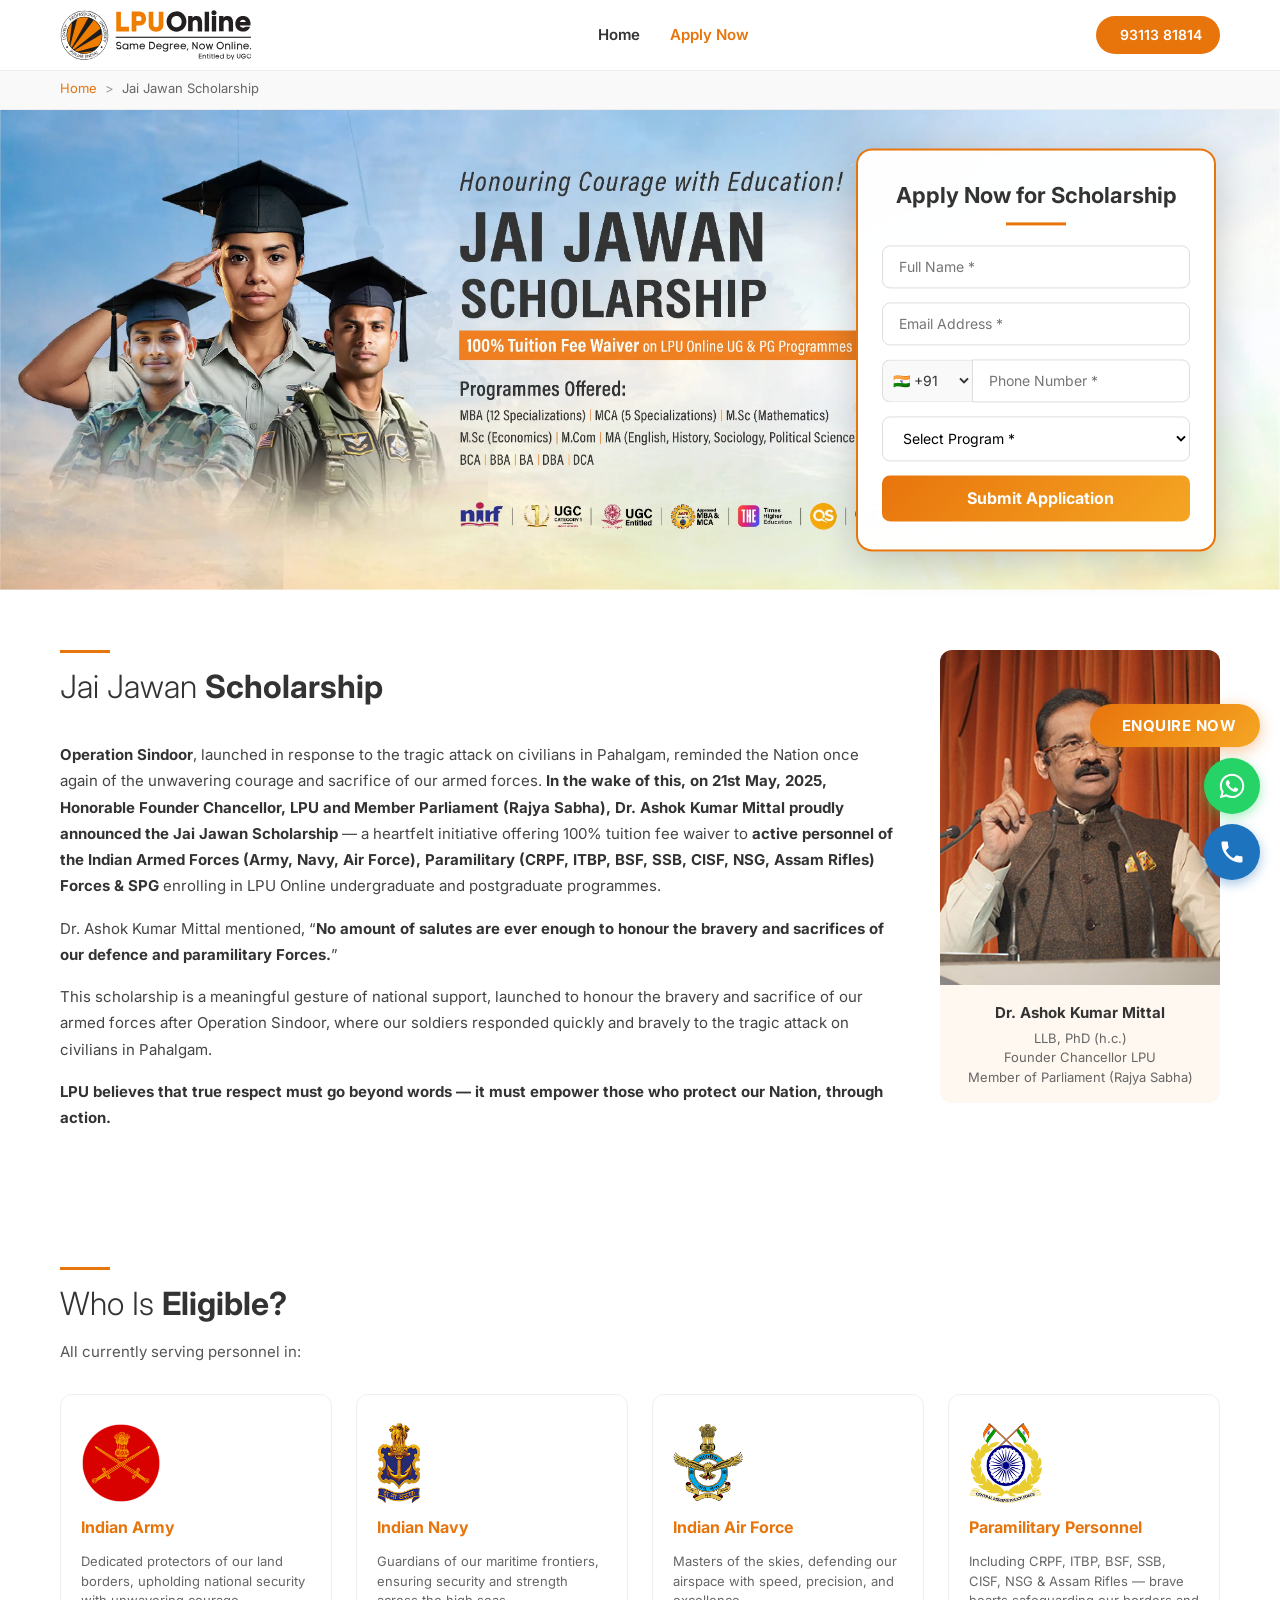
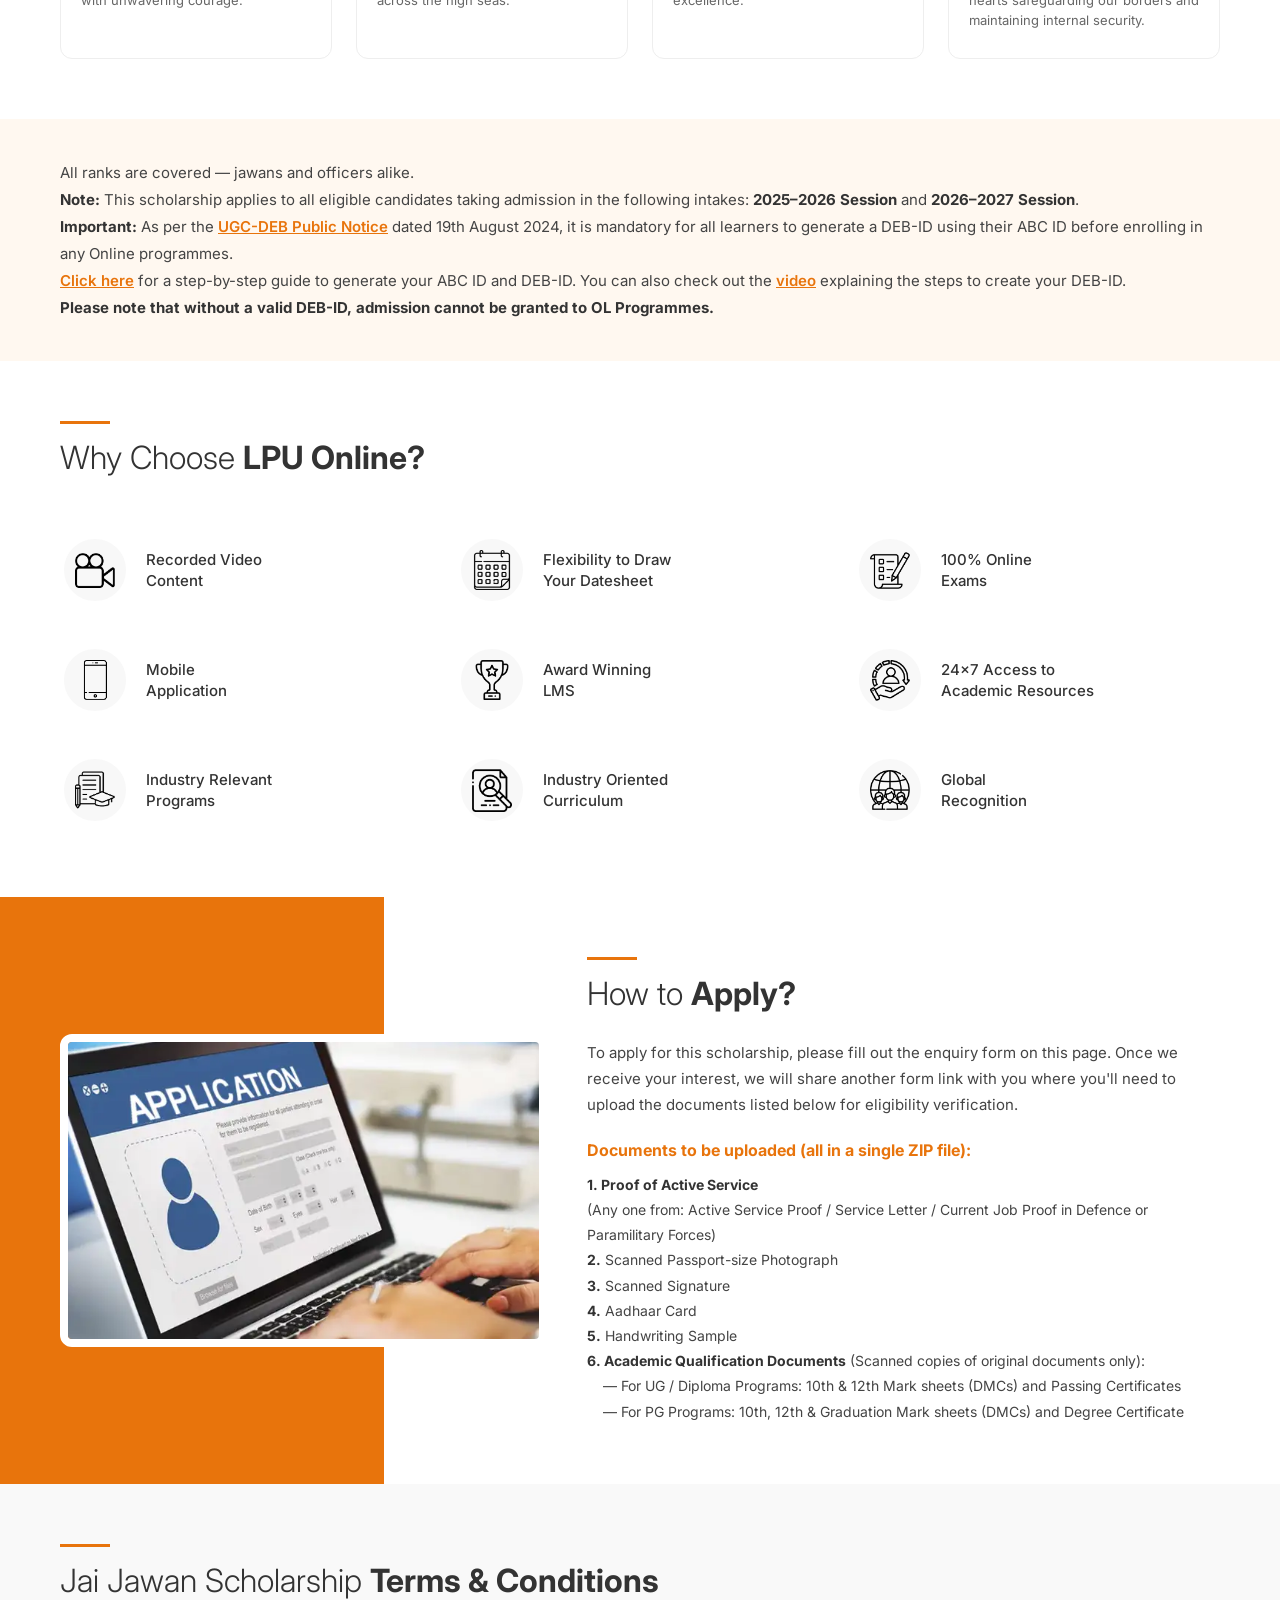
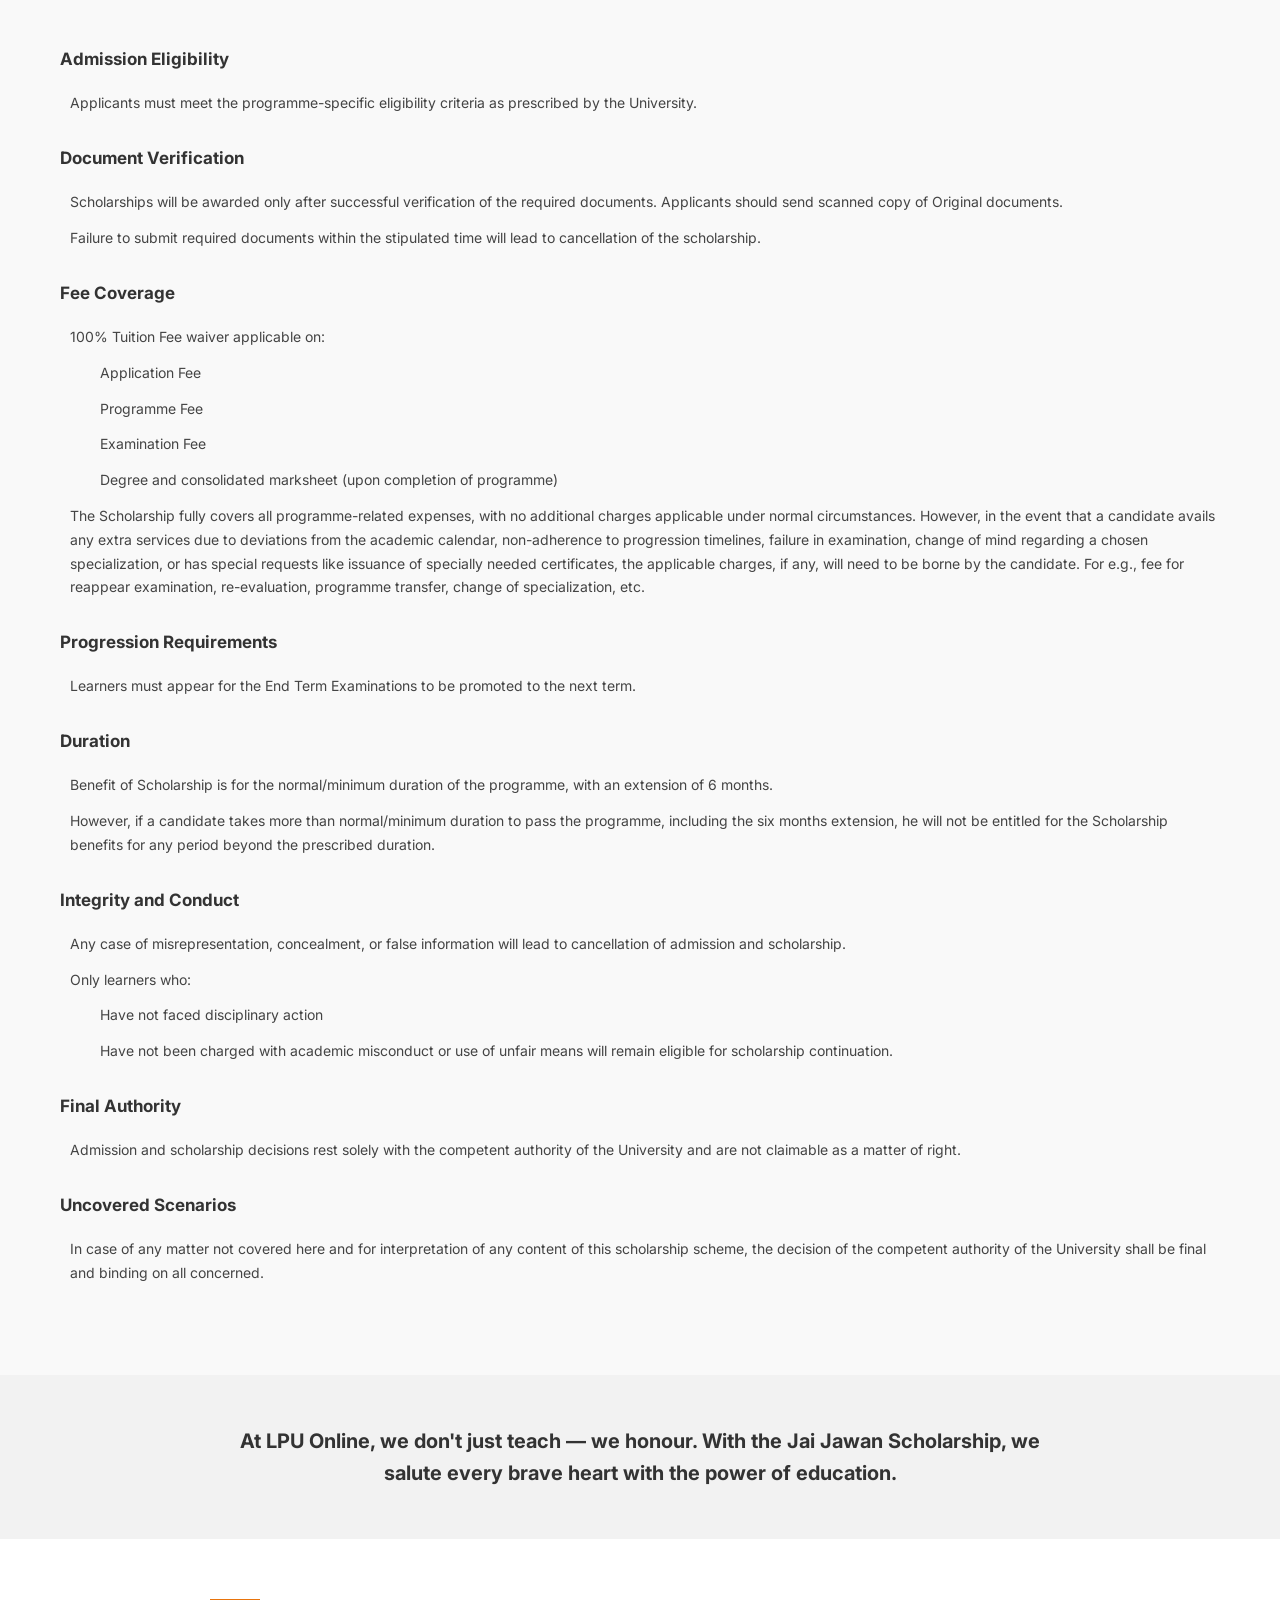
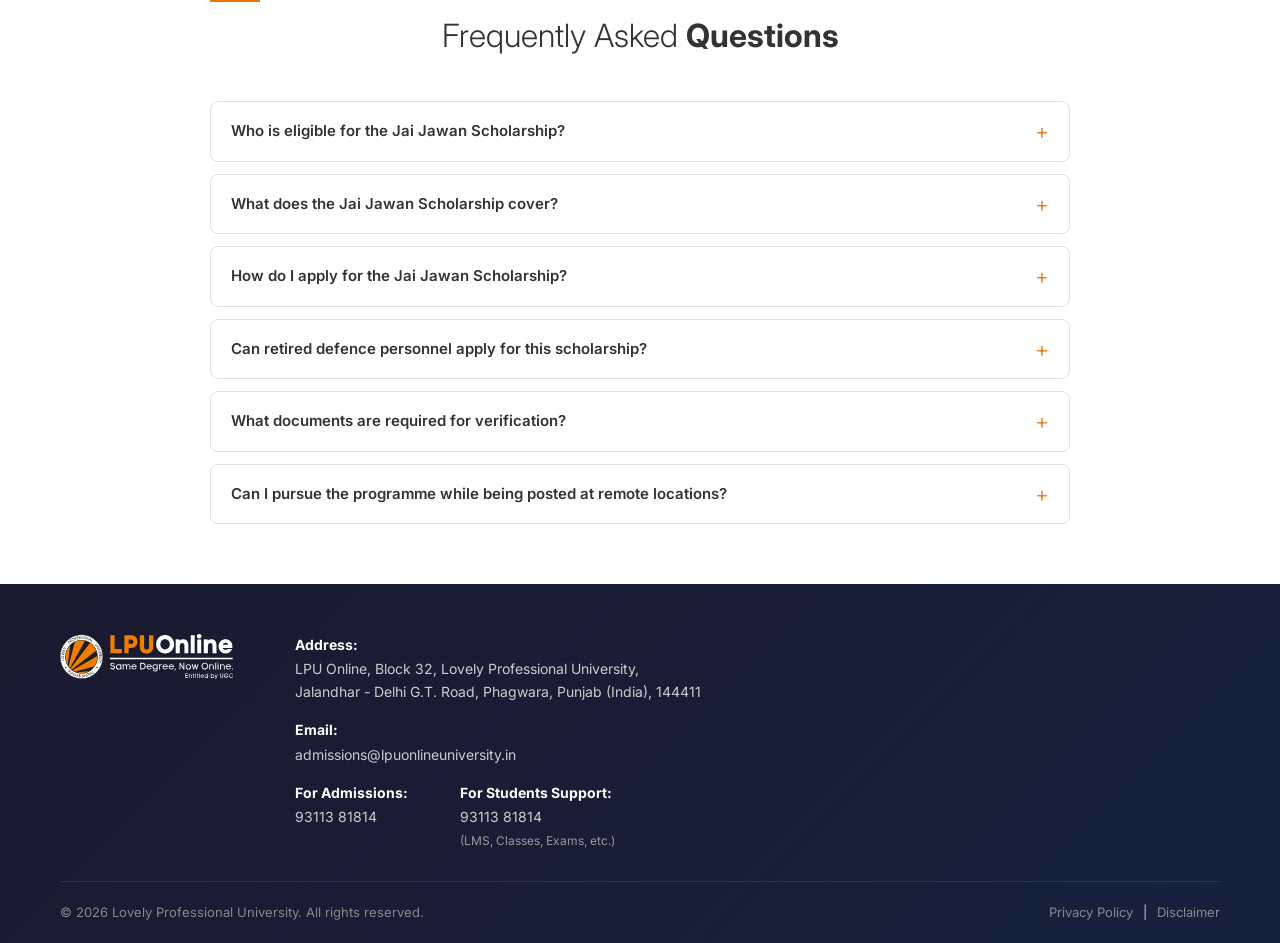
<file: jai-jawan-scholarship.html>
<!DOCTYPE html>
<html lang="en">
<head>
<meta charset="UTF-8">
<meta name="viewport" content="width=device-width, initial-scale=1.0">
<meta http-equiv="X-UA-Compatible" content="IE=edge">
<meta name="theme-color" content="#f58220">
<meta name="author" content="LPU Online University">
<meta name="format-detection" content="telephone=no">

<link rel="icon" type="image/png" sizes="32x32" href="images/lpu-favicon.png">
<link rel="icon" type="image/png" sizes="16x16" href="images/lpu-favicon.png">
<link rel="apple-touch-icon" sizes="180x180" href="images/lpu-favicon.png">

<title>Jai Jawan Scholarship | LPU Online University</title>
<meta name="description" content="Get 100% tuition fee waiver with Jai Jawan Scholarship at LPU Online. Apply now and secure your UG or PG admission with priority support.">
<meta name="robots" content="index, follow, max-image-preview:large, max-snippet:-1, max-video-preview:-1">
<link rel="canonical" href="https://lpuonlineuniversity.in/jai-jawan-scholarship.html">

<!-- Geo-Targeting for India -->
<meta name="geo.region" content="IN-PB">
<meta name="geo.placename" content="Phagwara, Punjab">
<meta name="geo.position" content="31.2247;75.7666">
<meta name="ICBM" content="31.2247, 75.7666">
<meta name="language" content="English">
<meta name="revisit-after" content="7 days">

<!-- Open Graph / Facebook -->
<meta property="og:type" content="website">
<meta property="og:url" content="https://lpuonlineuniversity.in/jai-jawan-scholarship.html">
<meta property="og:title" content="Jai Jawan Scholarship — 100% Tuition Fee Waiver | LPU Online">
<meta property="og:description"
  content="LPU Online honours India's armed forces with 100% tuition fee waiver on all UG & PG online programmes. Open for Indian Army, Navy, Air Force & Paramilitary personnel.">
<meta property="og:image" content="https://lpuonlineuniversity.in/images/jai-jawan-scholarship-v3.webp">
<meta property="og:site_name" content="LPU Online University">

<!-- Twitter -->
<meta name="twitter:card" content="summary_large_image">
<meta name="twitter:url" content="https://lpuonlineuniversity.in/jai-jawan-scholarship.html">
<meta name="twitter:title" content="Jai Jawan Scholarship — 100% Tuition Fee Waiver | LPU Online">
<meta name="twitter:description"
  content="LPU Online honours India's armed forces with 100% tuition fee waiver on all UG & PG online programmes.">
<meta name="twitter:image" content="https://lpuonlineuniversity.in/images/jai-jawan-scholarship-v3.webp">

<link rel="dns-prefetch" href="//connect.facebook.net">
<link rel="preconnect" href="https://connect.facebook.net" crossorigin>

<!-- Google Fonts -->
<link rel="preconnect" href="https://fonts.googleapis.com">
<link rel="preconnect" href="https://fonts.gstatic.com" crossorigin>
<link rel="preload" as="style" href="https://fonts.googleapis.com/css2?family=Inter:wght@300;400;500;600;700;800&display=swap" onload="this.onload=null;this.rel='stylesheet'">
<noscript><link href="https://fonts.googleapis.com/css2?family=Inter:wght@300;400;500;600;700;800&display=swap" rel="stylesheet"></noscript>

<!-- Line Awesome Icons -->
<link rel="preload" as="style" href="https://maxst.icons8.com/vue-static/landings/line-awesome/line-awesome/1.3.0/css/line-awesome.min.css" onload="this.onload=null;this.rel='stylesheet'">
<noscript><link rel="stylesheet" href="https://maxst.icons8.com/vue-static/landings/line-awesome/line-awesome/1.3.0/css/line-awesome.min.css"></noscript>

<!-- Page CSS -->
<link rel="stylesheet" href="css/jai-jawan-scholarship.css">
<link rel="preload" as="image" href="images/jai-jawan-scholarship-v3.webp" imagesrcset="images/jai-jawan-scholarship-v3.webp 1920w" imagesizes="100vw" fetchpriority="high">

<!-- Schema.org Structured Data -->
<script type="application/ld+json">
  {
    "@context": "https://schema.org",
    "@type": "Scholarship",
    "name": "Jai Jawan Scholarship",
    "description": "100% tuition fee waiver for active personnel of Indian Armed Forces, Paramilitary Forces & SPG enrolling in LPU Online undergraduate and postgraduate programmes.",
    "provider": {
      "@type": "EducationalOrganization",
      "name": "LPU Online University",
      "url": "https://lpuonlineuniversity.in"
    },
    "url": "https://lpuonlineuniversity.in/jai-jawan-scholarship.html",
    "eligibleRegion": {
      "@type": "Country",
      "name": "India"
    },
    "amount": {
      "@type": "MonetaryAmount",
      "currency": "INR",
      "value": "100% Tuition Fee Waiver"
    }
  }
  </script>

<!-- BreadcrumbList Schema -->
<script type="application/ld+json">
  {
    "@context": "https://schema.org",
    "@type": "BreadcrumbList",
    "itemListElement": [
      {
        "@type": "ListItem",
        "position": 1,
        "name": "Home",
        "item": "https://lpuonlineuniversity.in/"
      },
      {
        "@type": "ListItem",
        "position": 2,
        "name": "Jai Jawan Scholarship",
        "item": "https://lpuonlineuniversity.in/jai-jawan-scholarship.html"
      }
    ]
  }
  </script>

<!-- FAQPage Schema -->
<script type="application/ld+json">
  {
    "@context": "https://schema.org",
    "@type": "FAQPage",
    "mainEntity": [
      {
        "@type": "Question",
        "name": "Who is eligible for the Jai Jawan Scholarship?",
        "acceptedAnswer": {
          "@type": "Answer",
          "text": "Active personnel of Indian Armed Forces (Army, Navy, Air Force), Paramilitary Forces (CRPF, BSF, ITBP, CISF, SSB, Assam Rifles), and SPG are eligible for the Jai Jawan Scholarship offering 100% tuition fee waiver."
        }
      },
      {
        "@type": "Question",
        "name": "What does the Jai Jawan Scholarship cover?",
        "acceptedAnswer": {
          "@type": "Answer",
          "text": "The scholarship covers 100% tuition fee waiver on all UG and PG online programmes offered by LPU Online. Students only need to pay the registration and examination fees."
        }
      },
      {
        "@type": "Question",
        "name": "How do I apply for the Jai Jawan Scholarship?",
        "acceptedAnswer": {
          "@type": "Answer",
          "text": "Fill out the scholarship application form on this page, submit your valid military/paramilitary service ID for verification, choose your preferred programme, and get enrolled with 100% tuition fee waiver."
        }
      },
      {
        "@type": "Question",
        "name": "Can retired defence personnel apply for this scholarship?",
        "acceptedAnswer": {
          "@type": "Answer",
          "text": "The Jai Jawan Scholarship is specifically designed for active/serving personnel of the Indian Armed Forces and Paramilitary Forces. Retired personnel should contact the admissions office for other available scholarships and benefits."
        }
      }
    ]
  }
  </script>
<!-- Meta Pixel Code -->
<script>
!function(f,b,e,v,n,t,s)
{if(f.fbq)return;n=f.fbq=function(){n.callMethod?
n.callMethod.apply(n,arguments):n.queue.push(arguments)};
if(!f._fbq)f._fbq=n;n.push=n;n.loaded=!0;n.version='2.0';
n.queue=[];t=b.createElement(e);t.async=!0;
t.src=v;s=b.getElementsByTagName(e)[0];
s.parentNode.insertBefore(t,s)}(window, document,'script',
'https://connect.facebook.net/en_US/fbevents.js');
fbq('init', '1470311560891339');
fbq('track', 'PageView');
</script>
<noscript><img height="1" width="1" style="display:none"
src="https://www.facebook.com/tr?id=1470311560891339&ev=PageView&noscript=1"
/></noscript>
<!-- End Meta Pixel Code -->
</head>

<body>

  <!-- ========== HEADER / NAVBAR ========== -->
  <header class="header" id="header">
    <div class="header__inner">
      <div class="header__logo">
        <a href="/" aria-label="LPU Online University Home">
          <img src="images/LPU-Online-Logo.svg" alt="LPU Online University - UGC Entitled Online Degree Programs"
            width="280" height="60">
        </a>
      </div>

      <nav class="header__nav" aria-label="Main Navigation">
        <ul class="header__menu">
          <li class="header__menu-item">
            <a href="/" class="header__menu-link">Home</a>
          </li>
          <li class="header__menu-item">
            <a href="#" class="header__menu-link text-highlight" id="openApplyPopupNav">Apply Now</a>
          </li>
        </ul>
      </nav>

      <div class="header__actions">
        <a href="tel:93113 81814" class="btn-phone" aria-label="Call LPU Online">
          <i class="las la-phone"></i> 93113 81814
        </a>
      </div>

      <!-- Mobile Toggle -->
      <button class="header__toggle" id="menuToggle" aria-label="Toggle navigation menu" aria-expanded="false">
        <i class="la la-bars"></i>
      </button>
    </div>
  </header>

  <!-- ========== MOBILE MENU ========== -->
  <div class="mobile-menu" id="mobileMenu" role="dialog" aria-label="Mobile Navigation">
    <div class="mobile-menu__overlay" id="menuOverlay"></div>
    <div class="mobile-menu__panel">
      <button class="mobile-menu__close" id="menuClose" aria-label="Close menu">
        <i class="la la-times"></i>
      </button>
      <ul class="mobile-menu__list">
        <li class="mobile-menu__item">
          <a href="/" class="mobile-menu__link">Home</a>
        </li>
        <li class="mobile-menu__item">
          <a href="#" class="mobile-menu__link text-highlight" id="openApplyPopupMobile">Apply Now</a>
        </li>
        <li class="mobile-menu__item">
          <a href="tel:93113 81814" class="mobile-menu__link"><i class="las la-phone"></i> 93113 81814</a>
        </li>
      </ul>
    </div>
  </div>

  <!-- ========== BREADCRUMB NAV ========== -->
  <nav class="breadcrumb" aria-label="Breadcrumb">
    <ol class="breadcrumb__list">
      <li class="breadcrumb__item"><a href="/">Home</a></li>
      <li class="breadcrumb__item breadcrumb__item--active" aria-current="page">Jai Jawan Scholarship</li>
    </ol>
  </nav>

  <!-- ========== HERO BANNER ========== -->
  <section class="jw-hero">
    <div class="jw-hero__wrapper">
      <picture>
        <source srcset="images/jai-jawan-scholarship-m.webp" media="(max-width: 768px)">
        <img class="jw-hero__desktop" src="images/jai-jawan-scholarship-v3.webp"
          alt="Jai Jawan Scholarship — 100% Tuition Fee Waiver by LPU Online for Indian Armed Forces and Paramilitary Personnel"
          title="Jai Jawan Scholarship at LPU Online" width="1920" height="600" loading="eager" decoding="async" fetchpriority="high">
      </picture>
      <img class="jw-hero__mobile" src="images/jai-jawan-scholarship-m.webp"
        alt="Jai Jawan Scholarship — 100% Tuition Fee Waiver by LPU Online" title="Jai Jawan Scholarship mobile banner" width="768" height="960" loading="eager" decoding="async" fetchpriority="high">

      <!-- Apply Form Overlay -->
      <div class="jw-hero__form-overlay">
        <div class="jw-hero__form">
          <h3 class="jw-hero__form-title">Apply Now for Scholarship</h3>
          <form id="heroApplyForm">
            <div class="jw-hero__form-group">
              <input type="text" name="name" placeholder="Full Name *" required>
            </div>
            <div class="jw-hero__form-group">
              <input type="email" name="email" placeholder="Email Address *" required>
            </div>
            <div class="jw-hero__form-group" style="display:flex;gap:0;">
              <select name="country_code"
                style="width:90px;padding:10px 6px;border:1px solid #ddd;border-right:none;border-radius:8px 0 0 8px;background:#f9f9f9;font-size:14px;color:#333;">
                <option value="+91" selected>🇮🇳 +91</option>
                <option value="+1">🇺🇸 +1</option>
                <option value="+44">🇬🇧 +44</option>
                <option value="+971">🇦🇪 +971</option>
                <option value="+966">🇸🇦 +966</option>
                <option value="+65">🇸🇬 +65</option>
                <option value="+61">🇦🇺 +61</option>
                <option value="+49">🇩🇪 +49</option>
                <option value="+33">🇫🇷 +33</option>
                <option value="+977">🇳🇵 +977</option>
                <option value="+880">🇧🇩 +880</option>
                <option value="+94">🇱🇰 +94</option>
                <option value="+60">🇲🇾 +60</option>
              </select>
              <input type="tel" name="phone" placeholder="Phone Number *" required
                style="flex:1;border-radius:0 8px 8px 0;">
            </div>
            <div class="jw-hero__form-group">
              <select name="program" required>
                <option value="">Select Program *</option>
                <option value="MBA">MBA</option>
                <option value="MCA">MCA</option>
                <option value="M.Sc Mathematics">M.Sc Mathematics</option>
                <option value="M.Sc Economics">M.Sc Economics</option>
                <option value="M.Com">M.Com</option>
                <option value="MA English">MA English</option>
                <option value="BBA">BBA</option>
                <option value="BCA">BCA</option>
                <option value="BA">BA</option>
              </select>
            </div>
            <button type="submit" class="jw-hero__form-submit">
              <i class="la la-paper-plane"></i> Submit Application
            </button>
          </form>
        </div>
      </div>
    </div>
  </section>

  <!-- ========== SCHOLARSHIP DETAILS ========== -->
  <section class="jw-details" id="about">
    <div class="container">
      <div class="jw-details__grid">
        <div class="jw-details__content">
          <h1 class="jw-details__heading">Jai Jawan <span>Scholarship</span></h1>
          <div class="jw-details__text">
            <p><strong>Operation Sindoor</strong>, launched in response to the tragic attack on civilians in Pahalgam,
              reminded the Nation once again of the unwavering courage and sacrifice of our armed forces. <strong>In the
                wake of this, on 21st May, 2025, Honorable Founder Chancellor, LPU and Member Parliament (Rajya Sabha),
                Dr. Ashok Kumar Mittal proudly announced the Jai Jawan Scholarship</strong> — a heartfelt initiative
              offering 100% tuition fee waiver to <strong>active personnel of the Indian Armed Forces (Army, Navy, Air
                Force), Paramilitary (CRPF, ITBP, BSF, SSB, CISF, NSG, Assam Rifles) Forces &amp; SPG</strong> enrolling
              in LPU Online undergraduate and postgraduate programmes.</p>
            <p>Dr. Ashok Kumar Mittal mentioned, &ldquo;<strong>No amount of salutes are ever enough to honour the
                bravery and sacrifices of our defence and paramilitary Forces.</strong>&rdquo;</p>
            <p>This scholarship is a meaningful gesture of national support, launched to honour the bravery and
              sacrifice of our armed forces after Operation Sindoor, where our soldiers responded quickly and bravely to
              the tragic attack on civilians in Pahalgam.</p>
            <p><strong>LPU believes that true respect must go beyond words — it must empower those who protect our
                Nation, through action.</strong></p>
          </div>
        </div>
        <aside class="jw-founder">
          <img src="images/dr-ashok-kumar-mittal.jpg"
            alt="Dr. Ashok Kumar Mittal — Founder Chancellor LPU, Member of Parliament (Rajya Sabha)" width="280"
            height="350">
          <div class="jw-founder__info">
            <p class="jw-founder__name">Dr. Ashok Kumar Mittal</p>
            <p class="jw-founder__credentials">LLB, PhD (h.c.)<br>Founder Chancellor LPU<br>Member of Parliament (Rajya
              Sabha)</p>
          </div>
        </aside>
      </div>
    </div>
  </section>

  <!-- ========== WHO IS ELIGIBLE ========== -->
  <section class="jw-eligible" id="eligible">
    <div class="container">
      <h2 class="jw-eligible__heading">Who Is <span>Eligible?</span></h2>
      <p class="jw-eligible__subtitle">All currently serving personnel in:</p>
      <div class="jw-eligible__grid">
        <div class="jw-branch-card">
          <img class="jw-branch-card__icon" src="images/indian-army.png" alt="Indian Army Icon" width="80" height="80">
          <h3 class="jw-branch-card__title">Indian Army</h3>
          <p class="jw-branch-card__desc">Dedicated protectors of our land borders, upholding national security with
            unwavering courage.</p>
        </div>
        <div class="jw-branch-card">
          <img class="jw-branch-card__icon" src="images/indian-navy.png" alt="Indian Navy Icon" width="80" height="80">
          <h3 class="jw-branch-card__title">Indian Navy</h3>
          <p class="jw-branch-card__desc">Guardians of our maritime frontiers, ensuring security and strength across the
            high seas.</p>
        </div>
        <div class="jw-branch-card">
          <img class="jw-branch-card__icon" src="images/indian-air-force.png" alt="Indian Air Force Icon" width="80"
            height="80">
          <h3 class="jw-branch-card__title">Indian Air Force</h3>
          <p class="jw-branch-card__desc">Masters of the skies, defending our airspace with speed, precision, and
            excellence.</p>
        </div>
        <div class="jw-branch-card">
          <img class="jw-branch-card__icon" src="images/crpf.png" alt="Paramilitary Forces Icon" width="80" height="80">
          <h3 class="jw-branch-card__title">Paramilitary Personnel</h3>
          <p class="jw-branch-card__desc">Including CRPF, ITBP, BSF, SSB, CISF, NSG &amp; Assam Rifles — brave hearts
            safeguarding our borders and maintaining internal security.</p>
        </div>
      </div>
    </div>
  </section>

  <!-- ========== NOTE / DEB-ID ========== -->
  <section class="jw-note">
    <div class="container">
      <div class="jw-note__content">
        <p>All ranks are covered — jawans and officers alike.</p>
        <p><strong>Note:</strong> This scholarship applies to all eligible candidates taking admission in the following
          intakes: <strong>2025–2026 Session</strong> and <strong>2026–2027 Session</strong>.</p>
        <p><strong>Important:</strong> As per the <a href="pdf/UGC_notice.pdf" target="_blank"
            rel="noopener noreferrer">UGC-DEB Public Notice</a> dated 19th August 2024, it is mandatory for all learners
          to generate a DEB-ID using their ABC ID before enrolling in any Online programmes.</p>
        <p><a href="pdf/DEB-ID-Guide.pdf" target="_blank" rel="noopener noreferrer">Click here</a> for a step-by-step
          guide to generate your ABC ID and DEB-ID. You can also check out the <a href="#" class="yt-deb-video"
            data-video="i3afkZZcKGc">video</a> explaining the steps to create your DEB-ID.</p>
        <p><strong>Please note that without a valid DEB-ID, admission cannot be granted to OL Programmes.</strong></p>
      </div>
    </div>
  </section>

  <!-- ========== WHY CHOOSE LPU ONLINE ========== -->
  <section class="jw-why" id="why-lpu">
    <div class="container">
      <h2 class="jw-why__heading">Why Choose <span>LPU Online?</span></h2>
      <div class="jw-why__grid">
        <div class="jw-feature">
          <div class="jw-feature__icon-wrap">
            <img class="jw-feature__icon" src="images/icons/video.png" alt="Recorded Video Content Icon" width="40"
              height="40">
          </div>
          <p class="jw-feature__text">Recorded Video<br>Content</p>
        </div>
        <div class="jw-feature">
          <div class="jw-feature__icon-wrap">
            <img class="jw-feature__icon" src="images/icons/datesheet.png" alt="Flexible Datesheet Icon" width="40"
              height="40">
          </div>
          <p class="jw-feature__text">Flexibility to Draw<br>Your Datesheet</p>
        </div>
        <div class="jw-feature">
          <div class="jw-feature__icon-wrap">
            <img class="jw-feature__icon" src="images/icons/exams.png" alt="Online Exams Icon" width="40" height="40">
          </div>
          <p class="jw-feature__text">100% Online<br>Exams</p>
        </div>
        <div class="jw-feature">
          <div class="jw-feature__icon-wrap">
            <img class="jw-feature__icon" src="images/icons/mobile.png" alt="Mobile Application Icon" width="40"
              height="40">
          </div>
          <p class="jw-feature__text">Mobile<br>Application</p>
        </div>
        <div class="jw-feature">
          <div class="jw-feature__icon-wrap">
            <img class="jw-feature__icon" src="images/icons/award.png" alt="Award Winning LMS Icon" width="40"
              height="40">
          </div>
          <p class="jw-feature__text">Award Winning<br>LMS</p>
        </div>
        <div class="jw-feature">
          <div class="jw-feature__icon-wrap">
            <img class="jw-feature__icon" src="images/icons/access.png" alt="24x7 Access Icon" width="40" height="40">
          </div>
          <p class="jw-feature__text">24×7 Access to<br>Academic Resources</p>
        </div>
        <div class="jw-feature">
          <div class="jw-feature__icon-wrap">
            <img class="jw-feature__icon" src="images/icons/programs.png" alt="Industry Relevant Programs Icon"
              width="40" height="40">
          </div>
          <p class="jw-feature__text">Industry Relevant<br>Programs</p>
        </div>
        <div class="jw-feature">
          <div class="jw-feature__icon-wrap">
            <img class="jw-feature__icon" src="images/icons/curriculum.png" alt="Industry Oriented Curriculum Icon"
              width="40" height="40">
          </div>
          <p class="jw-feature__text">Industry Oriented<br>Curriculum</p>
        </div>
        <div class="jw-feature">
          <div class="jw-feature__icon-wrap">
            <img class="jw-feature__icon" src="images/icons/global.png" alt="Global Recognition Icon" width="40"
              height="40">
          </div>
          <p class="jw-feature__text">Global<br>Recognition</p>
        </div>
      </div>
    </div>
  </section>

  <!-- ========== HOW TO APPLY ========== -->
  <section class="jw-apply" id="how-to-apply">
    <div class="container">
      <div class="jw-apply__grid">
        <div class="jw-apply__image">
          <img src="images/how-to-apply.webp" alt="How to Apply for Jai Jawan Scholarship — LPU Online" width="500"
            height="400">
        </div>
        <div class="jw-apply__info">
          <h2 class="jw-apply__heading">How to <span>Apply?</span></h2>
          <p class="jw-apply__text">To apply for this scholarship, please fill out the enquiry form on this page. Once
            we receive your interest, we will share another form link with you where you'll need to upload the documents
            listed below for eligibility verification.</p>
          <p class="jw-apply__docs-title">Documents to be uploaded (all in a single ZIP file):</p>
          <div class="jw-apply__docs">
            <p><strong>1. Proof of Active Service</strong><br>(Any one from: Active Service Proof / Service Letter /
              Current Job Proof in Defence or Paramilitary Forces)</p>
            <p><strong>2.</strong> Scanned Passport-size Photograph</p>
            <p><strong>3.</strong> Scanned Signature</p>
            <p><strong>4.</strong> Aadhaar Card</p>
            <p><strong>5.</strong> Handwriting Sample</p>
            <p><strong>6. Academic Qualification Documents</strong> (Scanned copies of original documents only):</p>
            <p style="padding-left: 16px;">— For UG / Diploma Programs: 10th &amp; 12th Mark sheets (DMCs) and Passing
              Certificates<br>
              — For PG Programs: 10th, 12th &amp; Graduation Mark sheets (DMCs) and Degree Certificate</p>
          </div>
        </div>
      </div>
    </div>
  </section>

  <!-- ========== TERMS & CONDITIONS ========== -->
  <section class="jw-terms" id="terms">
    <div class="container">
      <h2 class="jw-terms__heading">Jai Jawan Scholarship <span>Terms &amp; Conditions</span></h2>

      <!-- Admission Eligibility -->
      <div class="jw-terms__group">
        <h3 class="jw-terms__subtitle">Admission Eligibility</h3>
        <div class="jw-terms__item">
          <i class="la la-check"></i>
          <span>Applicants must meet the programme-specific eligibility criteria as prescribed by the University.</span>
        </div>

      </div>

      <!-- Document Verification -->
      <div class="jw-terms__group">
        <h3 class="jw-terms__subtitle">Document Verification</h3>
        <div class="jw-terms__item">
          <i class="la la-check"></i>
          <span>Scholarships will be awarded only after successful verification of the required documents. Applicants
            should send scanned copy of Original documents.</span>
        </div>
        <div class="jw-terms__item">
          <i class="la la-check"></i>
          <span>Failure to submit required documents within the stipulated time will lead to cancellation of the
            scholarship.</span>
        </div>
      </div>

      <!-- Fee Coverage -->
      <div class="jw-terms__group">
        <h3 class="jw-terms__subtitle">Fee Coverage</h3>
        <div class="jw-terms__item">
          <i class="la la-check"></i>
          <span>100% Tuition Fee waiver applicable on:</span>
        </div>
        <div class="jw-terms__item jw-terms__item--indent">
          <i class="la la-check"></i>
          <span>Application Fee</span>
        </div>
        <div class="jw-terms__item jw-terms__item--indent">
          <i class="la la-check"></i>
          <span>Programme Fee</span>
        </div>
        <div class="jw-terms__item jw-terms__item--indent">
          <i class="la la-check"></i>
          <span>Examination Fee</span>
        </div>
        <div class="jw-terms__item jw-terms__item--indent">
          <i class="la la-check"></i>
          <span>Degree and consolidated marksheet (upon completion of programme)</span>
        </div>
        <div class="jw-terms__item">
          <i class="la la-check"></i>
          <span>The Scholarship fully covers all programme-related expenses, with no additional charges applicable under
            normal circumstances. However, in the event that a candidate avails any extra services due to deviations
            from the academic calendar, non-adherence to progression timelines, failure in examination, change of mind
            regarding a chosen specialization, or has special requests like issuance of specially needed certificates,
            the applicable charges, if any, will need to be borne by the candidate. For e.g., fee for reappear
            examination, re-evaluation, programme transfer, change of specialization, etc.</span>
        </div>
      </div>

      <!-- Progression Requirements -->
      <div class="jw-terms__group">
        <h3 class="jw-terms__subtitle">Progression Requirements</h3>
        <div class="jw-terms__item">
          <i class="la la-check"></i>
          <span>Learners must appear for the End Term Examinations to be promoted to the next term.</span>
        </div>
      </div>

      <!-- Duration -->
      <div class="jw-terms__group">
        <h3 class="jw-terms__subtitle">Duration</h3>
        <div class="jw-terms__item">
          <i class="la la-check"></i>
          <span>Benefit of Scholarship is for the normal/minimum duration of the programme, with an extension of 6
            months.</span>
        </div>
        <div class="jw-terms__item">
          <i class="la la-check"></i>
          <span>However, if a candidate takes more than normal/minimum duration to pass the programme, including the six
            months extension, he will not be entitled for the Scholarship benefits for any period beyond the prescribed
            duration.</span>
        </div>
      </div>

      <!-- Integrity and Conduct -->
      <div class="jw-terms__group">
        <h3 class="jw-terms__subtitle">Integrity and Conduct</h3>
        <div class="jw-terms__item">
          <i class="la la-check"></i>
          <span>Any case of misrepresentation, concealment, or false information will lead to cancellation of admission
            and scholarship.</span>
        </div>
        <div class="jw-terms__item">
          <i class="la la-check"></i>
          <span>Only learners who:</span>
        </div>
        <div class="jw-terms__item jw-terms__item--indent">
          <i class="la la-check"></i>
          <span>Have not faced disciplinary action</span>
        </div>
        <div class="jw-terms__item jw-terms__item--indent">
          <i class="la la-check"></i>
          <span>Have not been charged with academic misconduct or use of unfair means will remain eligible for
            scholarship continuation.</span>
        </div>
      </div>

      <!-- Final Authority -->
      <div class="jw-terms__group">
        <h3 class="jw-terms__subtitle">Final Authority</h3>
        <div class="jw-terms__item">
          <i class="la la-check"></i>
          <span>Admission and scholarship decisions rest solely with the competent authority of the University and are
            not claimable as a matter of right.</span>
        </div>
      </div>

      <!-- Uncovered Scenarios -->
      <div class="jw-terms__group">
        <h3 class="jw-terms__subtitle">Uncovered Scenarios</h3>
        <div class="jw-terms__item">
          <i class="la la-check"></i>
          <span>In case of any matter not covered here and for interpretation of any content of this scholarship scheme,
            the decision of the competent authority of the University shall be final and binding on all
            concerned.</span>
        </div>
      </div>
    </div>
  </section>

  <!-- ========== CTA ========== -->
  <section class="jw-cta">
    <div class="container">
      <p class="jw-cta__text">At LPU Online, we don't just teach — we honour. With the Jai Jawan Scholarship, we salute
        every brave heart with the power of education.</p>
    </div>
  </section>

  <!-- ========== FAQ SECTION ========== -->
  <section class="faq-section" aria-label="Frequently Asked Questions about Jai Jawan Scholarship">
    <div class="faq-section__inner">
      <h2 class="jw-apply__heading">Frequently Asked <span>Questions</span></h2>
      <div class="faq-list">

        <details class="faq-item">
          <summary class="faq-item__question">Who is eligible for the Jai Jawan Scholarship?</summary>
          <div class="faq-item__answer">
            <p>Active personnel of Indian Armed Forces (Army, Navy, Air Force), Paramilitary Forces (CRPF, BSF, ITBP,
              CISF, SSB, Assam Rifles), and Special Protection Group (SPG) are eligible. The scholarship offers 100%
              tuition fee waiver on all UG and PG online programmes at LPU Online.</p>
          </div>
        </details>

        <details class="faq-item">
          <summary class="faq-item__question">What does the Jai Jawan Scholarship cover?</summary>
          <div class="faq-item__answer">
            <p>The scholarship covers 100% tuition fee waiver across all undergraduate and postgraduate online
              programmes. Students only need to pay the one-time registration fee and semester examination fees.</p>
          </div>
        </details>

        <details class="faq-item">
          <summary class="faq-item__question">How do I apply for the Jai Jawan Scholarship?</summary>
          <div class="faq-item__answer">
            <p>Simply fill out the scholarship application form on this page with your details, submit your valid
              military/paramilitary service ID for verification, select your preferred programme, and get enrolled with
              the 100% tuition fee waiver.</p>
          </div>
        </details>

        <details class="faq-item">
          <summary class="faq-item__question">Can retired defence personnel apply for this scholarship?</summary>
          <div class="faq-item__answer">
            <p>The Jai Jawan Scholarship is specifically designed for active/serving personnel of the Indian Armed
              Forces and Paramilitary Forces. Retired personnel are encouraged to contact the LPU Online admissions
              office at 93113 81814 for information about other available scholarships and benefits.</p>
          </div>
        </details>

        <details class="faq-item">
          <summary class="faq-item__question">What documents are required for verification?</summary>
          <div class="faq-item__answer">
            <p>Applicants need to submit a valid military/paramilitary service identity card, academic qualification
              documents (mark sheets and certificates), passport-sized photographs, and an Aadhaar card for identity
              verification.</p>
          </div>
        </details>

        <details class="faq-item">
          <summary class="faq-item__question">Can I pursue the programme while being posted at remote locations?
          </summary>
          <div class="faq-item__answer">
            <p>Yes! LPU Online programmes are designed for maximum flexibility. LIVE classes are recorded and available
              24/7, exams are conducted online, and the mobile app provides on-the-go access. You can study from any
              location with an internet connection.</p>
          </div>
        </details>

      </div>
    </div>
  </section>

  <!-- ========== FOOTER ========== -->
  <footer class="footer">
    <div class="footer__inner">
      <div class="footer__top">
        <div class="footer__logo">
          <img src="images/footer-logo.svg" alt="LPU Online University" width="240" height="52">
        </div>
        <div class="footer__contact">
          <div class="footer__contact-item">
            <i class="la la-map-marker"></i>
            <div>
              <strong>Address:</strong>
              <p>LPU Online, Block 32, Lovely Professional University,<br>Jalandhar - Delhi G.T. Road, Phagwara, Punjab
                (India), 144411</p>
            </div>
          </div>
          <div class="footer__contact-item">
            <i class="la la-envelope"></i>
            <div>
              <strong>Email:</strong>
              <p><a href="mailto:admissions@lpuonlineuniversity.in">admissions@lpuonlineuniversity.in</a></p>
            </div>
          </div>
          <div class="footer__contact-row">
            <div class="footer__contact-item">
              <i class="la la-phone"></i>
              <div>
                <strong>For Admissions:</strong>
                <p><a href="tel:93113 81814">93113 81814</a></p>
              </div>
            </div>
            <div class="footer__contact-item">
              <i class="la la-headset"></i>
              <div>
                <strong>For Students Support:</strong>
                <p><a href="tel:01824520500">93113 81814</a></p>
                <span class="footer__contact-note">(LMS, Classes, Exams, etc.)</span>
              </div>
            </div>
          </div>
        </div>
      </div>
      <div class="footer__bottom">
        <p class="footer__copyright">&copy; 2026 Lovely Professional University. All rights reserved.</p>
        <div class="footer__links">
          <a href="#">Privacy Policy</a>
          <span>|</span>
          <a href="#">Disclaimer</a>
        </div>
      </div>
    </div>
  </footer>

  <!-- ========== ENQUIRE NOW POPUP ========== -->
  <div class="popup-overlay" id="enquirePopup">
    <div class="popup-form">
      <button class="popup-form__close" id="closeEnquire" aria-label="Close">&times;</button>
      <div class="popup-form__header">
        <h3>Enquire Now</h3>
        <p id="enquireProgramName"></p>
        <span class="popup-form__subtitle">Fill in your details &amp; we will contact you soon!</span>
      </div>
      <div class="popup-form__body">
        <form id="enquireForm">
          <div class="popup-form__group">
            <label class="popup-form__label">Full Name</label>
            <input type="text" name="name" placeholder="Enter your full name" required>
          </div>
          <div class="popup-form__group">
            <label class="popup-form__label">Email Address</label>
            <input type="email" name="email" placeholder="Enter your email address" required>
          </div>
          <div class="popup-form__group">
            <label class="popup-form__label">Phone Number</label>
            <div class="phone-input-group">
              <select name="country_code" class="country-code-select">
                <option value="+91" selected>🇮🇳 +91</option>
                <option value="+1">🇺🇸 +1</option>
                <option value="+44">🇬🇧 +44</option>
                <option value="+971">🇦🇪 +971</option>
                <option value="+966">🇸🇦 +966</option>
                <option value="+65">🇸🇬 +65</option>
                <option value="+61">🇦🇺 +61</option>
                <option value="+49">🇩🇪 +49</option>
                <option value="+33">🇫🇷 +33</option>
                <option value="+977">🇳🇵 +977</option>
                <option value="+880">🇧🇩 +880</option>
                <option value="+94">🇱🇰 +94</option>
                <option value="+60">🇲🇾 +60</option>
              </select>
              <input type="tel" name="phone" placeholder="Enter your phone number" required>
            </div>
          </div>
          <div class="popup-form__group">
            <label class="popup-form__label">Program of Interest</label>
            <select name="program" id="enquireProgram" required>
              <option value="">Select Program</option>
              <option value="MBA">MBA</option>
              <option value="MBA Human Resource Management">MBA - Human Resource Management</option>
              <option value="MBA Business Analytics">MBA - Business Analytics</option>
              <option value="MBA Marketing">MBA - Marketing</option>
              <option value="MBA Digital Marketing">MBA - Digital Marketing</option>
              <option value="MBA Data Science">MBA - Data Science</option>
              <option value="MBA Finance">MBA - Finance</option>
              <option value="MBA Information Technology">MBA - Information Technology</option>
              <option value="MBA Logistics and Supply Chain Management">MBA - Logistics &amp; Supply Chain</option>
              <option value="MBA Banking and Financial Services">MBA - Banking &amp; Financial Services</option>
              <option value="MBA Hospital and Healthcare Management">MBA - Hospital &amp; Healthcare</option>
              <option value="MBA Operations Management">MBA - Operations Management</option>
              <option value="MBA International Business">MBA - International Business</option>
              <option value="MCA">MCA</option>
              <option value="MCA Data Science">MCA - Data Science</option>
              <option value="MCA Full Stack Web Development">MCA - Full Stack Web Development</option>
              <option value="MCA Cyber Security">MCA - Cyber Security</option>
              <option value="MCA Machine Learning">MCA - Machine Learning &amp; AI</option>
              <option value="MCA AR/VR Game Development">MCA - AR/VR Game Development</option>
              <option value="M.Sc Mathematics">M.Sc Mathematics</option>
              <option value="M.Sc Economics">M.Sc Economics</option>
              <option value="M.Com">M.Com</option>
              <option value="MA English">MA English</option>
              <option value="MA Political Science">MA Political Science</option>
              <option value="MA History">MA History</option>
              <option value="MA Sociology">MA Sociology</option>
              <option value="BBA">BBA</option>
              <option value="BCA">BCA</option>
              <option value="BA">BA</option>
              <option value="DBA">DBA</option>
              <option value="DCA">DCA</option>
            </select>
          </div>
          <div class="popup-form__group">
            <label class="popup-form__label">Your Message <span
                style="color:#999;font-weight:400">(Optional)</span></label>
            <textarea name="message" placeholder="Type your message here..." rows="3"></textarea>
          </div>
          <div class="popup-form__consent">
            <label>
              <input type="checkbox" name="consent" required>
              <span>By entering these details I agree that LPU Online can contact me via Email, SMS, WhatsApp, and Voice
                call as per the <a href="#" onclick="return false;">Privacy Policy</a>.</span>
            </label>
          </div>
          <button type="submit" class="popup-form__submit"><i class="la la-paper-plane"></i> Submit Enquiry</button>
        </form>
      </div>
    </div>
  </div>

  <!-- ========== APPLY NOW POPUP ========== -->
  <div class="popup-overlay" id="applyPopup">
    <div class="popup-form">
      <button class="popup-form__close" id="closeApply" aria-label="Close">&times;</button>
      <div class="popup-form__header">
        <h3>Apply Now</h3>
        <p id="applyProgramName"></p>
        <span class="popup-form__subtitle">Start your journey &mdash; we will get back to you shortly!</span>
      </div>
      <div class="popup-form__body">
        <form id="applyForm">
          <div class="popup-form__group">
            <label class="popup-form__label">Full Name</label>
            <input type="text" name="name" placeholder="Enter your full name" required>
          </div>
          <div class="popup-form__group">
            <label class="popup-form__label">Email Address</label>
            <input type="email" name="email" placeholder="Enter your email address" required>
          </div>
          <div class="popup-form__group">
            <label class="popup-form__label">Phone Number</label>
            <div class="phone-input-group">
              <select name="country_code" class="country-code-select">
                <option value="+91" selected>🇮🇳 +91</option>
                <option value="+1">🇺🇸 +1</option>
                <option value="+44">🇬🇧 +44</option>
                <option value="+971">🇦🇪 +971</option>
                <option value="+966">🇸🇦 +966</option>
                <option value="+65">🇸🇬 +65</option>
                <option value="+61">🇦🇺 +61</option>
                <option value="+49">🇩🇪 +49</option>
                <option value="+33">🇫🇷 +33</option>
                <option value="+977">🇳🇵 +977</option>
                <option value="+880">🇧🇩 +880</option>
                <option value="+94">🇱🇰 +94</option>
                <option value="+60">🇲🇾 +60</option>
              </select>
              <input type="tel" name="phone" placeholder="Enter your phone number" required>
            </div>
          </div>
          <div class="popup-form__group">
            <label class="popup-form__label">Highest Qualification</label>
            <select name="qualification" required>
              <option value="">Select Qualification</option>
              <option>10th Pass</option>
              <option>12th Pass</option>
              <option>Graduate</option>
              <option>Post Graduate</option>
              <option>Diploma</option>
            </select>
          </div>
          <div class="popup-form__group">
            <label class="popup-form__label">Program of Interest</label>
            <select name="program" id="applyProgram" required>
              <option value="">Select Program</option>
              <option value="MBA">MBA</option>
              <option value="MBA Human Resource Management">MBA - Human Resource Management</option>
              <option value="MBA Business Analytics">MBA - Business Analytics</option>
              <option value="MBA Marketing">MBA - Marketing</option>
              <option value="MBA Digital Marketing">MBA - Digital Marketing</option>
              <option value="MBA Data Science">MBA - Data Science</option>
              <option value="MBA Finance">MBA - Finance</option>
              <option value="MBA Information Technology">MBA - Information Technology</option>
              <option value="MBA Logistics and Supply Chain Management">MBA - Logistics &amp; Supply Chain</option>
              <option value="MBA Banking and Financial Services">MBA - Banking &amp; Financial Services</option>
              <option value="MBA Hospital and Healthcare Management">MBA - Hospital &amp; Healthcare</option>
              <option value="MBA Operations Management">MBA - Operations Management</option>
              <option value="MBA International Business">MBA - International Business</option>
              <option value="MCA">MCA</option>
              <option value="MCA Data Science">MCA - Data Science</option>
              <option value="MCA Full Stack Web Development">MCA - Full Stack Web Development</option>
              <option value="MCA Cyber Security">MCA - Cyber Security</option>
              <option value="MCA Machine Learning">MCA - Machine Learning &amp; AI</option>
              <option value="MCA AR/VR Game Development">MCA - AR/VR Game Development</option>
              <option value="M.Sc Mathematics">M.Sc Mathematics</option>
              <option value="M.Sc Economics">M.Sc Economics</option>
              <option value="M.Com">M.Com</option>
              <option value="MA English">MA English</option>
              <option value="MA Political Science">MA Political Science</option>
              <option value="MA History">MA History</option>
              <option value="MA Sociology">MA Sociology</option>
              <option value="BBA">BBA</option>
              <option value="BCA">BCA</option>
              <option value="BA">BA</option>
              <option value="DBA">DBA</option>
              <option value="DCA">DCA</option>
            </select>
          </div>
          <div class="popup-form__consent">
            <label>
              <input type="checkbox" name="consent" required>
              <span>By entering these details I agree that LPU Online can contact me via Email, SMS, WhatsApp, and Voice
                call as per the <a href="#" onclick="return false;">Privacy Policy</a>.</span>
            </label>
          </div>
          <button type="submit" class="popup-form__submit"><i class="la la-paper-plane"></i> Submit Application</button>
        </form>
      </div>
    </div>
  </div>

  <!-- ========== YOUTUBE VIDEO POPUP ========== -->
  <div class="popup-overlay" id="youtubePopup">
    <div class="youtube-popup">
      <button class="popup-form__close" id="closeYoutube" aria-label="Close">&times;</button>
      <div class="youtube-popup__player">
        <iframe id="youtubeIframe" src="" frameborder="0"
          allow="accelerometer; autoplay; clipboard-write; encrypted-media; gyroscope; picture-in-picture"
          allowfullscreen></iframe>
      </div>
    </div>
  </div>

  <!-- ========== FLOATING ACTION BUTTONS ========== -->
  <button class="jw-enquire-float" id="floatingEnquire" aria-label="Enquire Now">
    <i class="la la-paper-plane"></i> Enquire Now
  </button>

  <a href="tel:9311381814" class="phone-float" aria-label="Call us at 9311381814">
    <svg xmlns="http://www.w3.org/2000/svg" viewBox="0 0 24 24" width="28" height="28" fill="#fff">
      <path
        d="M6.6 10.8c1.4 2.8 3.8 5.1 6.6 6.6l2.2-2.2c.3-.3.7-.4 1-.2 1.1.4 2.3.6 3.6.6.6 0 1 .4 1 1V20c0 .6-.4 1-1 1-9.4 0-17-7.6-17-17 0-.6.4-1 1-1h3.5c.6 0 1 .4 1 1 0 1.3.2 2.5.6 3.6.1.3 0 .7-.2 1L6.6 10.8z" />
    </svg>
  </a>

  <a href="https://wa.me/9193113 81814" target="_blank" rel="noopener noreferrer" class="whatsapp-float"
    aria-label="Chat with us on WhatsApp">
    <svg xmlns="http://www.w3.org/2000/svg" viewBox="0 0 448 512" width="28" height="28" fill="#fff">
      <path
        d="M380.9 97.1C339 55.1 283.2 32 223.9 32c-122.4 0-222 99.6-222 222 0 39.1 10.2 77.3 29.6 111L0 480l117.7-30.9c32.4 17.7 68.9 27 106.1 27h.1c122.3 0 224.1-99.6 224.1-222 0-59.3-25.2-115-67.1-157zm-157 341.6c-33.2 0-65.7-8.9-94-25.7l-6.7-4-69.8 18.3L72 359.2l-4.4-7c-18.5-29.4-28.2-63.3-28.2-98.2 0-101.7 82.8-184.5 184.6-184.5 49.3 0 95.6 19.2 130.4 54.1 34.8 34.9 56.2 81.2 56.1 130.5 0 101.8-84.9 184.6-186.6 184.6zm101.2-138.2c-5.5-2.8-32.8-16.2-37.9-18-5.1-1.9-8.8-2.8-12.5 2.8-3.7 5.6-14.3 18-17.6 21.8-3.2 3.7-6.5 4.2-12 1.4-32.6-16.3-54-29.1-75.5-66-5.7-9.8 5.7-9.1 16.3-30.3 1.8-3.7.9-6.9-.5-9.7-1.4-2.8-12.5-30.1-17.1-41.2-4.5-10.8-9.1-9.3-12.5-9.5-3.2-.2-6.9-.2-10.6-.2-3.7 0-9.7 1.4-14.8 6.9-5.1 5.6-19.4 19-19.4 46.3 0 27.3 19.9 53.7 22.6 57.4 2.8 3.7 39.1 59.7 94.8 83.8 35.2 15.2 49 16.5 66.6 13.9 10.7-1.6 32.8-13.4 37.4-26.4 4.6-13 4.6-24.1 3.2-26.4-1.3-2.5-5-3.9-10.5-6.6z" />
    </svg>
  </a>

  <!-- ========== SCRIPTS ========== -->
  <script src="https://code.jquery.com/jquery-3.7.1.min.js"></script>
  <script>
    // ===== Mobile Menu =====
    const menuToggle = document.getElementById('menuToggle');
    const mobileMenu = document.getElementById('mobileMenu');
    const menuClose = document.getElementById('menuClose');
    const menuOverlay = document.getElementById('menuOverlay');

    function openMenu() {
      mobileMenu.classList.add('active');
      document.body.style.overflow = 'hidden';
      menuToggle.setAttribute('aria-expanded', 'true');
    }
    function closeMenu() {
      mobileMenu.classList.remove('active');
      document.body.style.overflow = '';
      menuToggle.setAttribute('aria-expanded', 'false');
    }

    menuToggle.addEventListener('click', openMenu);
    menuClose.addEventListener('click', closeMenu);
    menuOverlay.addEventListener('click', closeMenu);

    // ===== Sticky Header =====
    window.addEventListener('scroll', function () {
      var header = document.getElementById('header');
      if (window.scrollY > 50) {
        header.classList.add('sticky');
      } else {
        header.classList.remove('sticky');
      }
    });

    // ===== Apply Now Nav =====
    document.getElementById('openApplyPopupNav').addEventListener('click', function (e) {
      e.preventDefault();
      openApplyPopup('');
    });
    document.getElementById('openApplyPopupMobile').addEventListener('click', function (e) {
      e.preventDefault();
      mobileMenu.classList.remove('active');
      document.body.style.overflow = '';
      openApplyPopup('');
    });

    // ===== Floating Enquire Button =====
    document.getElementById('floatingEnquire').addEventListener('click', function () {
      openEnquirePopup('');
    });

    // ===== POPUP FORMS =====
    (function () {
      var enquirePopup = document.getElementById('enquirePopup');
      var applyPopup = document.getElementById('applyPopup');
      var youtubePopup = document.getElementById('youtubePopup');
      var youtubeIframe = document.getElementById('youtubeIframe');

      // Helper: best-match program select
      function autoSelectProgram(selectEl, programName) {
        if (!programName) { selectEl.selectedIndex = 0; return; }
        var name = programName.replace(/\s+/g, ' ').trim().toLowerCase();
        var bestIdx = 0, bestScore = 0;
        for (var i = 1; i < selectEl.options.length; i++) {
          var val = selectEl.options[i].value.toLowerCase();
          if (val === name) { selectEl.selectedIndex = i; return; }
          if (name.indexOf(val) !== -1 && val.length > bestScore) { bestScore = val.length; bestIdx = i; }
          if (val.indexOf(name) !== -1 && val.length > bestScore) { bestScore = val.length; bestIdx = i; }
        }
        selectEl.selectedIndex = bestIdx;
      }

      // Open Enquire popup
      window.openEnquirePopup = function (programName) {
        var progInput = document.getElementById('enquireProgram');
        var progLabel = document.getElementById('enquireProgramName');
        if (programName) { progLabel.textContent = programName; autoSelectProgram(progInput, programName); }
        else { progLabel.textContent = ''; progInput.selectedIndex = 0; }
        enquirePopup.classList.add('active');
        document.body.style.overflow = 'hidden';
      };

      // Open Apply popup
      window.openApplyPopup = function (programName) {
        var progInput = document.getElementById('applyProgram');
        var progLabel = document.getElementById('applyProgramName');
        if (programName) { progLabel.textContent = programName; autoSelectProgram(progInput, programName); }
        else { progLabel.textContent = ''; progInput.selectedIndex = 0; }
        applyPopup.classList.add('active');
        document.body.style.overflow = 'hidden';
      };

      // Open YouTube popup
      window.openYoutubePopup = function (videoId) {
        youtubeIframe.src = 'https://www.youtube.com/embed/' + videoId + '?autoplay=1&rel=0';
        youtubePopup.classList.add('active');
        document.body.style.overflow = 'hidden';
      };

      // Close popups
      function closeAllPopups() {
        enquirePopup.classList.remove('active');
        applyPopup.classList.remove('active');
        youtubePopup.classList.remove('active');
        youtubeIframe.src = '';
        document.body.style.overflow = '';
      }

      document.getElementById('closeEnquire').addEventListener('click', closeAllPopups);
      document.getElementById('closeApply').addEventListener('click', closeAllPopups);
      document.getElementById('closeYoutube').addEventListener('click', closeAllPopups);

      // Close on overlay click
      [enquirePopup, applyPopup, youtubePopup].forEach(function (popup) {
        popup.addEventListener('click', function (e) { if (e.target === popup) closeAllPopups(); });
      });

      // Close on Escape
      document.addEventListener('keydown', function (e) { if (e.key === 'Escape') closeAllPopups(); });

      // Form submissions
      document.getElementById('enquireForm').addEventListener('submit', function (e) {
        e.preventDefault();
        var form = this;
        var body = form.closest('.popup-form__body');
        var submitBtn = form.querySelector('.popup-form__submit');
        submitBtn.disabled = true;
        submitBtn.innerHTML = '<i class="la la-spinner la-spin"></i> Submitting...';
        var formData = new FormData(form);
        var cc = formData.get('country_code') || '+91';
        formData.set('phone', cc + ' ' + formData.get('phone'));
        formData.delete('country_code');
        formData.append('form_type', 'enquire');
        formData.append('page_source', 'jai-jawan-scholarship.html');
        fetch('submit_form.php', { method: 'POST', body: formData })
          .then(function (r) { return r.json(); })
          .then(function () { window.location.href = '/thank-you'; })
          .catch(function () { window.location.href = '/thank-you'; });
      });

      document.getElementById('applyForm').addEventListener('submit', function (e) {
        e.preventDefault();
        var form = this;
        var body = form.closest('.popup-form__body');
        var submitBtn = form.querySelector('.popup-form__submit');
        submitBtn.disabled = true;
        submitBtn.innerHTML = '<i class="la la-spinner la-spin"></i> Submitting...';
        var formData = new FormData(form);
        var cc = formData.get('country_code') || '+91';
        formData.set('phone', cc + ' ' + formData.get('phone'));
        formData.delete('country_code');
        formData.append('form_type', 'apply');
        formData.append('page_source', 'jai-jawan-scholarship.html');
        fetch('submit_form.php', { method: 'POST', body: formData })
          .then(function (r) { return r.json(); })
          .then(function () { window.location.href = '/thank-you'; })
          .catch(function () { window.location.href = '/thank-you'; });
      });
    })();

    // ===== Hero Apply Form (Scholarship Page) =====
    document.getElementById('heroApplyForm').addEventListener('submit', function (e) {
      e.preventDefault();
      var form = this;
      var submitBtn = form.querySelector('.jw-hero__form-submit');
      submitBtn.disabled = true;
      submitBtn.innerHTML = '<i class="la la-spinner la-spin"></i> Submitting...';
      var formData = new FormData(form);
      var cc = formData.get('country_code') || '+91';
      formData.set('phone', cc + ' ' + formData.get('phone'));
      formData.delete('country_code');
      formData.append('form_type', 'scholarship_apply');
      formData.append('page_source', 'jai-jawan-scholarship.html');
      fetch('submit_form.php', { method: 'POST', body: formData })
        .then(function (r) { return r.json(); })
        .then(function () { window.location.href = '/thank-you'; })
        .catch(function () { window.location.href = '/thank-you'; });
    });

    // ===== DEB-ID YouTube Link =====
    document.querySelectorAll('.yt-deb-video').forEach(function (link) {
      link.addEventListener('click', function (e) {
        e.preventDefault();
        openYoutubePopup(this.getAttribute('data-video'));
      });
    });
  </script>

</body>

</html>
</file>
<file: css/jai-jawan-scholarship.css>
/* ===================================================
   JAI JAWAN SCHOLARSHIP PAGE — LPU Online University
   =================================================== */

/* ========== RESET & BASE ========== */
*, *::before, *::after { box-sizing: border-box; margin: 0; padding: 0; }
html { scroll-behavior: smooth; }
body {
  font-family: 'Inter', sans-serif;
  color: #333;
  background: #fff;
  line-height: 1.6;
  overflow-x: hidden;
}
a { text-decoration: none; color: inherit; }
img { max-width: 100%; height: auto; display: block; }
ul, ol { list-style: none; }
.container { max-width: 1200px; margin: 0 auto; padding: 0 20px; }

/* ========== HEADER ========== */
.header {
  position: fixed;
  top: 0; left: 0; right: 0;
  z-index: 1000;
  background: #fff;
  border-bottom: 1px solid #eee;
  transition: box-shadow 0.3s;
}
.header.sticky { box-shadow: 0 2px 20px rgba(0,0,0,0.1); }
.header__inner {
  max-width: 1200px;
  margin: 0 auto;
  padding: 10px 20px;
  display: flex;
  align-items: center;
  justify-content: space-between;
}
.header__logo img { height: 50px; width: auto; }
.header__nav { flex: 1; display: flex; justify-content: center; }
.header__menu { display: flex; gap: 30px; align-items: center; }
.header__menu-link {
  font-weight: 600;
  font-size: 15px;
  color: #333;
  transition: color 0.3s;
  padding: 8px 0;
}
.header__menu-link:hover, .header__menu-link.text-highlight { color: #e8740c; }
.btn-phone {
  display: inline-flex;
  align-items: center;
  gap: 6px;
  background: #e8740c;
  color: #fff;
  padding: 8px 18px;
  border-radius: 50px;
  font-weight: 600;
  font-size: 14px;
  white-space: nowrap;
  transition: background 0.3s;
}
.btn-phone:hover { background: #d06500; }
.btn-phone i { font-size: 16px; }
.header__toggle {
  display: none;
  background: none;
  border: none;
  font-size: 28px;
  color: #333;
  cursor: pointer;
}

/* ========== MOBILE MENU ========== */
.mobile-menu {
  position: fixed;
  top: 0; left: 0; right: 0; bottom: 0;
  z-index: 2000;
  visibility: hidden;
  opacity: 0;
  transition: opacity 0.3s, visibility 0.3s;
}
.mobile-menu.active { visibility: visible; opacity: 1; }
.mobile-menu__overlay { position: absolute; inset: 0; background: rgba(0,0,0,0.5); }
.mobile-menu__panel {
  position: absolute;
  top: 0; right: -280px;
  width: 280px;
  height: 100%;
  background: #fff;
  transition: right 0.3s;
  padding: 60px 20px 20px;
}
.mobile-menu.active .mobile-menu__panel { right: 0; }
.mobile-menu__close {
  position: absolute;
  top: 15px; right: 15px;
  background: none;
  border: none;
  font-size: 28px;
  cursor: pointer;
  color: #333;
}
.mobile-menu__item { border-bottom: 1px solid #f0f0f0; }
.mobile-menu__link {
  display: block;
  padding: 14px 0;
  font-weight: 600;
  font-size: 15px;
  color: #333;
  transition: color 0.3s;
}
.mobile-menu__link:hover, .mobile-menu__link.text-highlight { color: #e8740c; }

/* ========== BREADCRUMB ========== */
.breadcrumb {
  padding: 10px 0;
  padding-top: 78px;
  background: #f9f9f9;
  border-bottom: 1px solid #eee;
}
.breadcrumb__list {
  max-width: 1200px;
  margin: 0 auto;
  padding: 0 20px;
  list-style: none;
  display: flex;
  align-items: center;
  gap: 8px;
  font-size: 13px;
}
.breadcrumb__item a {
  color: #e8740c;
  text-decoration: none;
}
.breadcrumb__item a:hover { text-decoration: underline; }
.breadcrumb__item--active { color: #666; }
.breadcrumb__item + .breadcrumb__item::before {
  content: '>';
  margin-right: 8px;
  color: #999;
}

/* ========== HERO BANNER ========== */
.jw-hero { padding-top: 0; position: relative; }
.jw-hero__wrapper { position: relative; }
.jw-hero__desktop { display: block; }
.jw-hero__mobile { display: none; }
.jw-hero img { width: 100%; height: auto; }

/* Hero Form Overlay */
.jw-hero__form-overlay {
  position: absolute;
  top: 50%;
  right: 5%;
  transform: translateY(-50%);
  z-index: 10;
  width: 360px;
  max-width: 90%;
}
.jw-hero__form {
  background: rgba(255, 255, 255, 0.98);
  border-radius: 16px;
  padding: 28px 24px;
  box-shadow: 0 10px 40px rgba(0, 0, 0, 0.2);
  border: 2px solid #e8740c;
}
.jw-hero__form-title {
  font-size: 22px;
  font-weight: 700;
  color: #333;
  margin-bottom: 20px;
  text-align: center;
  position: relative;
  padding-bottom: 12px;
}
.jw-hero__form-title::after {
  content: '';
  position: absolute;
  bottom: 0;
  left: 50%;
  transform: translateX(-50%);
  width: 60px;
  height: 3px;
  background: #e8740c;
}
.jw-hero__form-group {
  margin-bottom: 14px;
}
.jw-hero__form-group input,
.jw-hero__form-group select {
  width: 100%;
  padding: 12px 16px;
  border: 1px solid #ddd;
  border-radius: 8px;
  font-size: 14px;
  font-family: 'Inter', sans-serif;
  transition: border-color 0.3s;
  background: #fff;
}
.jw-hero__form-group input:focus,
.jw-hero__form-group select:focus {
  outline: none;
  border-color: #e8740c;
}
.jw-hero__form-submit {
  width: 100%;
  padding: 13px;
  background: linear-gradient(135deg, #e8740c, #f5a623);
  color: #fff;
  border: none;
  border-radius: 8px;
  font-size: 16px;
  font-weight: 700;
  font-family: 'Inter', sans-serif;
  cursor: pointer;
  transition: transform 0.2s, box-shadow 0.2s;
  display: flex;
  align-items: center;
  justify-content: center;
  gap: 8px;
}
.jw-hero__form-submit:hover {
  transform: translateY(-2px);
  box-shadow: 0 6px 20px rgba(232, 116, 12, 0.4);
}

/* ========== SCHOLARSHIP DETAILS SECTION ========== */
.jw-details {
  padding: 60px 0;
  background: #fff;
}
.jw-details__grid {
  display: grid;
  grid-template-columns: 1fr 280px;
  gap: 40px;
  align-items: start;
}
.jw-details__heading {
  font-family: 'Inter', sans-serif;
  font-weight: 300;
  font-size: 32px;
  margin-bottom: 30px;
  color: #333;
}
.jw-details__heading span { font-weight: 700; }
.jw-details__heading::before {
  content: '';
  display: block;
  width: 50px;
  height: 3px;
  background: #e8740c;
  margin-bottom: 8px;
}
.jw-details__text p { margin-bottom: 16px; font-size: 15px; line-height: 1.75; color: #444; }
.jw-details__text strong { color: #333; }

/* Founder sidebar */
.jw-founder {
  background: #fff8f0;
  border-radius: 12px;
  overflow: hidden;
  text-align: center;
}
.jw-founder img { width: 100%; }
.jw-founder__info { padding: 16px; }
.jw-founder__name { font-weight: 700; font-size: 15px; margin-bottom: 4px; }
.jw-founder__credentials { font-size: 13px; color: #666; line-height: 1.5; }

/* ========== ELIGIBILITY SECTION ========== */
.jw-eligible {
  padding: 60px 0;
  background: #fff;
}
.jw-eligible__heading {
  font-weight: 300;
  font-size: 32px;
  margin-bottom: 10px;
  color: #333;
}
.jw-eligible__heading span { font-weight: 700; }
.jw-eligible__heading::before {
  content: '';
  display: block;
  width: 50px;
  height: 3px;
  background: #e8740c;
  margin-bottom: 8px;
}
.jw-eligible__subtitle {
  font-size: 15px;
  color: #555;
  margin-bottom: 30px;
}
.jw-eligible__grid {
  display: grid;
  grid-template-columns: repeat(4, 1fr);
  gap: 24px;
}
.jw-branch-card {
  background: #fff;
  border: 1px solid #eee;
  border-radius: 12px;
  padding: 28px 20px;
  text-align: left;
  transition: box-shadow 0.3s, border-color 0.3s;
  display: flex;
  flex-direction: column;
  gap: 12px;
}
.jw-branch-card:hover {
  box-shadow: 0 8px 30px rgba(0,0,0,0.08);
  border-color: #e8740c;
}
.jw-branch-card__icon { width: 80px; height: auto; }
.jw-branch-card__title {
  font-size: 16px;
  font-weight: 700;
  color: #e8740c;
}
.jw-branch-card__desc {
  font-size: 13px;
  color: #666;
  line-height: 1.5;
}

/* ========== NOTE / DEB-ID SECTION ========== */
.jw-note {
  padding: 40px 0;
  background: #fff8f0;
}
.jw-note__content {
  font-size: 15px;
  color: #444;
  line-height: 1.8;
}
.jw-note__content strong { color: #333; }
.jw-note__content a { color: #e8740c; font-weight: 600; text-decoration: underline; }
.jw-note__content a:hover { color: #d06500; }

/* ========== WHY CHOOSE LPU ONLINE ========== */
.jw-why {
  padding: 60px 0;
  background: #fff;
}
.jw-why__heading {
  font-weight: 300;
  font-size: 32px;
  margin-bottom: 40px;
  color: #333;
}
.jw-why__heading span { font-weight: 700; }
.jw-why__heading::before {
  content: '';
  display: block;
  width: 50px;
  height: 3px;
  background: #e8740c;
  margin-bottom: 8px;
}
.jw-why__grid {
  display: grid;
  grid-template-columns: repeat(3, 1fr);
  gap: 16px 32px;
}
.jw-feature {
  display: flex;
  align-items: center;
  gap: 16px;
  padding: 12px 0;
}
.jw-feature__icon-wrap {
  width: 70px;
  height: 70px;
  background: #f8f8f8;
  border-radius: 50%;
  display: flex;
  align-items: center;
  justify-content: center;
  flex-shrink: 0;
  border: 4px solid #fff;
  transition: border-color 0.3s;
}
.jw-feature:hover .jw-feature__icon-wrap { border-color: #e8740c; }
.jw-feature__icon { width: 40px; height: auto; }
.jw-feature__text {
  font-size: 15px;
  font-weight: 500;
  color: #333;
  line-height: 1.4;
}

/* ========== HOW TO APPLY ========== */
.jw-apply {
  padding: 60px 0;
  background: linear-gradient(90deg, #e8740c 30%, #fff 30%);
}
.jw-apply__grid {
  display: grid;
  grid-template-columns: 1fr 1.3fr;
  gap: 40px;
  align-items: center;
}
.jw-apply__image { border-radius: 12px; border: 8px solid #fff; overflow: hidden; }
.jw-apply__image img { width: 100%; display: block; }
.jw-apply__heading {
  font-weight: 300;
  font-size: 32px;
  margin-bottom: 20px;
  color: #333;
}
.jw-apply__heading span { font-weight: 700; }
.jw-apply__heading::before {
  content: '';
  display: block;
  width: 50px;
  height: 3px;
  background: #e8740c;
  margin-bottom: 8px;
}
.jw-apply__text {
  font-size: 15px;
  color: #444;
  line-height: 1.75;
  margin-bottom: 20px;
}
.jw-apply__docs-title {
  font-size: 16px;
  font-weight: 700;
  color: #e8740c;
  margin-bottom: 8px;
}
.jw-apply__docs {
  font-size: 14px;
  color: #444;
  line-height: 1.8;
}
.jw-apply__docs strong { color: #333; }

/* ========== TERMS & CONDITIONS ========== */
.jw-terms {
  padding: 60px 0;
  background: #f9f9f9;
}
.jw-terms__heading {
  font-weight: 300;
  font-size: 32px;
  margin-bottom: 40px;
  color: #333;
}
.jw-terms__heading span { font-weight: 700; }
.jw-terms__heading::before {
  content: '';
  display: block;
  width: 50px;
  height: 3px;
  background: #e8740c;
  margin-bottom: 8px;
}
.jw-terms__group { margin-bottom: 24px; }
.jw-terms__subtitle {
  font-size: 17px;
  font-weight: 700;
  color: #333;
  margin-bottom: 12px;
}
.jw-terms__item {
  display: flex;
  align-items: flex-start;
  gap: 10px;
  padding: 6px 0;
  font-size: 14px;
  color: #444;
  line-height: 1.7;
}
.jw-terms__item i {
  color: #e8740c;
  font-size: 16px;
  margin-top: 3px;
  flex-shrink: 0;
}
.jw-terms__item a { color: #e8740c; text-decoration: underline; }
.jw-terms__item--indent { padding-left: 30px; }

/* ========== CTA SECTION ========== */
.jw-cta {
  padding: 50px 0;
  background: #f2f2f2;
  text-align: center;
}
.jw-cta__text {
  font-size: 20px;
  font-weight: 700;
  color: #333;
  max-width: 800px;
  margin: 0 auto;
  line-height: 1.6;
}

/* ========== FOOTER ========== */
.footer {
  background: linear-gradient(135deg, #1a1a2e 0%, #16213e 100%);
  color: #ccc;
}
.footer__inner { max-width: 1200px; margin: 0 auto; padding: 50px 20px 0; }
.footer__top { display: flex; gap: 50px; align-items: flex-start; flex-wrap: wrap; padding-bottom: 30px; border-bottom: 1px solid rgba(255,255,255,0.1); }
.footer__logo img { height: 45px; width: auto; }
.footer__contact { flex: 1; display: flex; flex-direction: column; gap: 16px; }
.footer__contact-item { display: flex; gap: 12px; align-items: flex-start; font-size: 14px; }
.footer__contact-item i { font-size: 20px; color: #e8740c; margin-top: 2px; }
.footer__contact-item strong { display: block; color: #fff; margin-bottom: 2px; }
.footer__contact-item p { margin: 0; }
.footer__contact-item a { color: #ccc; transition: color 0.3s; }
.footer__contact-item a:hover { color: #e8740c; }
.footer__contact-row { display: flex; gap: 40px; }
.footer__contact-note { font-size: 12px; color: #999; }
.footer__bottom { display: flex; justify-content: space-between; align-items: center; padding: 20px 0; flex-wrap: wrap; gap: 10px; }
.footer__copyright { font-size: 13px; color: #888; }
.footer__links { display: flex; gap: 10px; font-size: 13px; }
.footer__links a { color: #888; transition: color 0.3s; }
.footer__links a:hover { color: #e8740c; }

/* ========== POPUP FORMS ========== */
.popup-overlay {
  position: fixed;
  inset: 0;
  z-index: 5000;
  background: rgba(0,0,0,0.6);
  display: flex;
  align-items: center;
  justify-content: center;
  visibility: hidden;
  opacity: 0;
  transition: opacity 0.3s, visibility 0.3s;
}
.popup-overlay.active { visibility: visible; opacity: 1; }

.popup-form {
  background: #fff;
  border-radius: 16px;
  width: 95%;
  max-width: 480px;
  max-height: 90vh;
  display: flex;
  flex-direction: column;
  overflow: hidden;
  box-shadow: 0 20px 60px rgba(0,0,0,0.3);
}
.popup-form__close {
  position: absolute;
  top: 12px; right: 16px;
  background: none;
  border: none;
  font-size: 28px;
  cursor: pointer;
  color: #fff;
  z-index: 1;
}
.popup-form__header {
  position: relative;
  background: linear-gradient(135deg, #e8740c, #f5a623);
  padding: 20px 24px 16px;
  color: #fff;
  flex-shrink: 0;
}
.popup-form__header h3 { font-size: 22px; font-weight: 700; margin-bottom: 4px; }
.popup-form__header p { font-size: 14px; margin: 0; opacity: 0.9; }
.popup-form__subtitle { display: block; font-size: 12px; opacity: 0.85; margin-top: 4px; }
.popup-form__body {
  padding: 16px 24px 24px;
  overflow-y: auto;
  flex: 1;
}
.popup-form__group { margin-bottom: 14px; }
.popup-form__label {
  display: block;
  font-size: 13px;
  font-weight: 600;
  color: #333;
  margin-bottom: 5px;
}
.popup-form__group input,
.popup-form__group select,
.popup-form__group textarea {
  width: 100%;
  padding: 10px 14px;
  border: 1px solid #ddd;
  border-radius: 8px;
  font-size: 14px;
  font-family: 'Inter', sans-serif;
  transition: border-color 0.3s;
  background: #fafafa;
}
.popup-form__group input:focus,
.popup-form__group select:focus,
.popup-form__group textarea:focus {
  outline: none;
  border-color: #e8740c;
  background: #fff;
}

/* Phone input with country code */
.phone-input-group {
  display: flex;
  gap: 0;
}

.phone-input-group .country-code-select {
  width: 95px;
  min-width: 95px;
  padding: 10px 6px 10px 10px;
  border: 1px solid #ddd;
  border-right: none;
  border-radius: 8px 0 0 8px;
  font-size: 14px;
  font-family: 'Inter', sans-serif;
  color: #333;
  background: #f5f5f5;
  cursor: pointer;
  appearance: none;
  background-image: url("data:image/svg+xml,%3Csvg xmlns='http://www.w3.org/2000/svg' width='10' height='10' viewBox='0 0 12 12'%3E%3Cpath fill='%23666' d='M6 8L1 3h10z'/%3E%3C/svg%3E");
  background-repeat: no-repeat;
  background-position: right 6px center;
  padding-right: 18px;
  transition: border-color 0.3s;
}

.phone-input-group .country-code-select:focus {
  outline: none;
  border-color: #e8740c;
}

.phone-input-group input[name="phone"] {
  flex: 1;
  border-radius: 0 8px 8px 0;
}
.popup-form__consent {
  margin: 14px 0 16px;
  font-size: 12px;
  color: #666;
  line-height: 1.5;
}
.popup-form__consent label { display: flex; gap: 8px; align-items: flex-start; cursor: pointer; }
.popup-form__consent input[type="checkbox"] {
  width: 16px; height: 16px;
  accent-color: #e8740c;
  margin-top: 2px;
  flex-shrink: 0;
}
.popup-form__consent a { color: #e8740c; }
.popup-form__submit {
  width: 100%;
  padding: 12px;
  background: linear-gradient(135deg, #e8740c, #f5a623);
  color: #fff;
  border: none;
  border-radius: 8px;
  font-size: 15px;
  font-weight: 600;
  font-family: 'Inter', sans-serif;
  cursor: pointer;
  transition: transform 0.2s, box-shadow 0.2s;
  display: flex;
  align-items: center;
  justify-content: center;
  gap: 8px;
}
.popup-form__submit:hover { transform: translateY(-1px); box-shadow: 0 4px 12px rgba(232,116,12,0.4); }
.popup-form__success {
  text-align: center;
  padding: 40px 20px;
}
.popup-form__success i { font-size: 60px; color: #e8740c; }
.popup-form__success h4 { font-size: 22px; margin: 12px 0 8px; color: #333; }
.popup-form__success p { color: #666; }

/* YouTube Popup */
.youtube-popup {
  width: 90%;
  max-width: 900px;
  background: #000;
  border-radius: 12px;
  overflow: hidden;
  position: relative;
}
.youtube-popup__player { position: relative; padding-top: 56.25%; }
.youtube-popup__player iframe {
  position: absolute;
  top: 0; left: 0;
  width: 100%; height: 100%;
}

/* ========== PHONE FLOAT ========== */
.phone-float {
  position: fixed;
  bottom: 20px;
  right: 20px;
  z-index: 999;
  background: #1e73be;
  width: 56px;
  height: 56px;
  border-radius: 50%;
  display: flex;
  align-items: center;
  justify-content: center;
  box-shadow: 0 4px 12px rgba(30,115,190,0.4);
  transition: transform 0.3s, box-shadow 0.3s;
}
.phone-float:hover { transform: scale(1.1); box-shadow: 0 6px 20px rgba(30,115,190,0.5); }

/* ========== WHATSAPP FLOAT ========== */
.whatsapp-float {
  position: fixed;
  bottom: 86px;
  right: 20px;
  z-index: 999;
  background: #25d366;
  color: #fff;
  width: 56px;
  height: 56px;
  border-radius: 50%;
  display: flex;
  align-items: center;
  justify-content: center;
  box-shadow: 0 4px 12px rgba(37,211,102,0.4);
  transition: transform 0.3s, box-shadow 0.3s;
}
.whatsapp-float:hover { transform: scale(1.1); box-shadow: 0 6px 20px rgba(37,211,102,0.5); }

/* ========== ENQUIRE FLOATING BUTTON ========== */
.jw-enquire-float {
  position: fixed;
  bottom: 153px;
  right: 20px;
  z-index: 999;
  background: linear-gradient(135deg, #e8740c, #f5a623);
  color: #fff;
  padding: 12px 24px;
  border-radius: 50px;
  font-size: 15px;
  font-weight: 700;
  text-transform: uppercase;
  letter-spacing: 0.5px;
  cursor: pointer;
  border: none;
  box-shadow: 0 4px 16px rgba(232,116,12,0.4);
  transition: transform 0.3s, box-shadow 0.3s;
  display: flex;
  align-items: center;
  gap: 8px;
  font-family: 'Inter', sans-serif;
}
.jw-enquire-float:hover { transform: translateY(-2px); box-shadow: 0 6px 24px rgba(232,116,12,0.5); }

/* ========== RESPONSIVE: TABLET (<=1024px) ========== */
@media (max-width: 1024px) {
  .jw-details__grid { grid-template-columns: 1fr 240px; gap: 30px; }
  .jw-eligible__grid { grid-template-columns: repeat(2, 1fr); }
  .jw-why__grid { grid-template-columns: repeat(2, 1fr); }
  .jw-apply { background: linear-gradient(180deg, #e8740c 30%, #fff 30%); }
  .jw-apply__grid { grid-template-columns: 1fr; }
  .jw-apply__image { max-width: 400px; }
  .footer__top { flex-direction: column; gap: 30px; }
  .footer__contact-row { flex-direction: column; gap: 16px; }
}

/* ========== RESPONSIVE: MOBILE (<=768px) ========== */
@media (max-width: 768px) {
  .header__nav, .header__actions { display: none; }
  .header__toggle { display: block; }
  .header__inner { padding: 8px 16px; }

  .jw-hero { padding-top: 0; }
  .jw-hero__desktop { display: none; }
  .jw-hero__mobile { display: block; }
  .jw-hero__form-overlay { display: none; }
  .breadcrumb { padding-top: 68px; }

  .jw-details { padding: 40px 0; }
  .jw-details__grid { grid-template-columns: 1fr; }
  .jw-details__heading { font-size: 26px; }
  .jw-founder { max-width: 300px; margin: 0 auto; }

  .jw-eligible { padding: 40px 0; }
  .jw-eligible__heading { font-size: 26px; }
  .jw-eligible__grid { grid-template-columns: 1fr 1fr; gap: 16px; }

  .jw-note { padding: 30px 0; }

  .jw-why { padding: 40px 0; }
  .jw-why__heading { font-size: 26px; }
  .jw-why__grid { grid-template-columns: 1fr 1fr; }

  .jw-apply { padding: 40px 0; }
  .jw-apply__heading { font-size: 26px; }

  .jw-terms { padding: 40px 0; }
  .jw-terms__heading { font-size: 26px; }

  .jw-cta__text { font-size: 17px; }

  .footer__bottom { flex-direction: column; text-align: center; }
}

/* ========== RESPONSIVE: SMALL MOBILE (<=480px) ========== */
@media (max-width: 480px) {
  .jw-details__heading, .jw-eligible__heading, .jw-why__heading, .jw-apply__heading, .jw-terms__heading { font-size: 22px; }

  .jw-eligible__grid { grid-template-columns: 1fr; }
  .jw-branch-card { padding: 20px 16px; }

  .jw-why__grid { grid-template-columns: 1fr; }
  .jw-feature__icon-wrap { width: 56px; height: 56px; }
  .jw-feature__icon { width: 32px; }

  .jw-cta__text { font-size: 15px; }
  .jw-enquire-float { bottom: 134px; right: 14px; padding: 10px 18px; font-size: 13px; }
  .whatsapp-float { bottom: 72px; right: 14px; width: 48px; height: 48px; }
  .phone-float { bottom: 14px; right: 14px; width: 48px; height: 48px; }
}

/* ========== FAQ SECTION ========== */
.faq-section {
  padding: 60px 0;
  background-color: #fff;
}
.faq-section__inner {
  max-width: 900px;
  margin: 0 auto;
  padding: 0 20px;
}
.faq-section__inner .jw-apply__heading {
  text-align: center;
  margin-bottom: 40px;
}
.faq-list {
  display: flex;
  flex-direction: column;
  gap: 12px;
}
.faq-item {
  border: 1px solid #e0e0e0;
  border-radius: 8px;
  overflow: hidden;
  transition: box-shadow 0.3s ease;
}
.faq-item:hover {
  box-shadow: 0 2px 12px rgba(0, 0, 0, 0.08);
}
.faq-item[open] {
  border-color: #e8740c;
}
.faq-item__question {
  padding: 18px 50px 18px 20px;
  font-size: 15px;
  font-weight: 600;
  color: #333;
  cursor: pointer;
  position: relative;
  list-style: none;
  user-select: none;
  line-height: 1.5;
}
.faq-item__question::-webkit-details-marker { display: none; }
.faq-item__question::after {
  content: '+';
  position: absolute;
  right: 20px;
  top: 50%;
  transform: translateY(-50%);
  font-size: 22px;
  font-weight: 300;
  color: #e8740c;
  transition: transform 0.3s ease;
}
.faq-item[open] .faq-item__question::after { content: '\2013'; }
.faq-item[open] .faq-item__question {
  color: #e8740c;
  border-bottom: 1px solid #f0f0f0;
}
.faq-item__answer { padding: 16px 20px 20px; }
.faq-item__answer p {
  font-size: 14px;
  line-height: 1.7;
  color: #555;
}
.faq-item__answer a {
  color: #e8740c;
  text-decoration: none;
  font-weight: 500;
}
.faq-item__answer a:hover { text-decoration: underline; }
</file>
